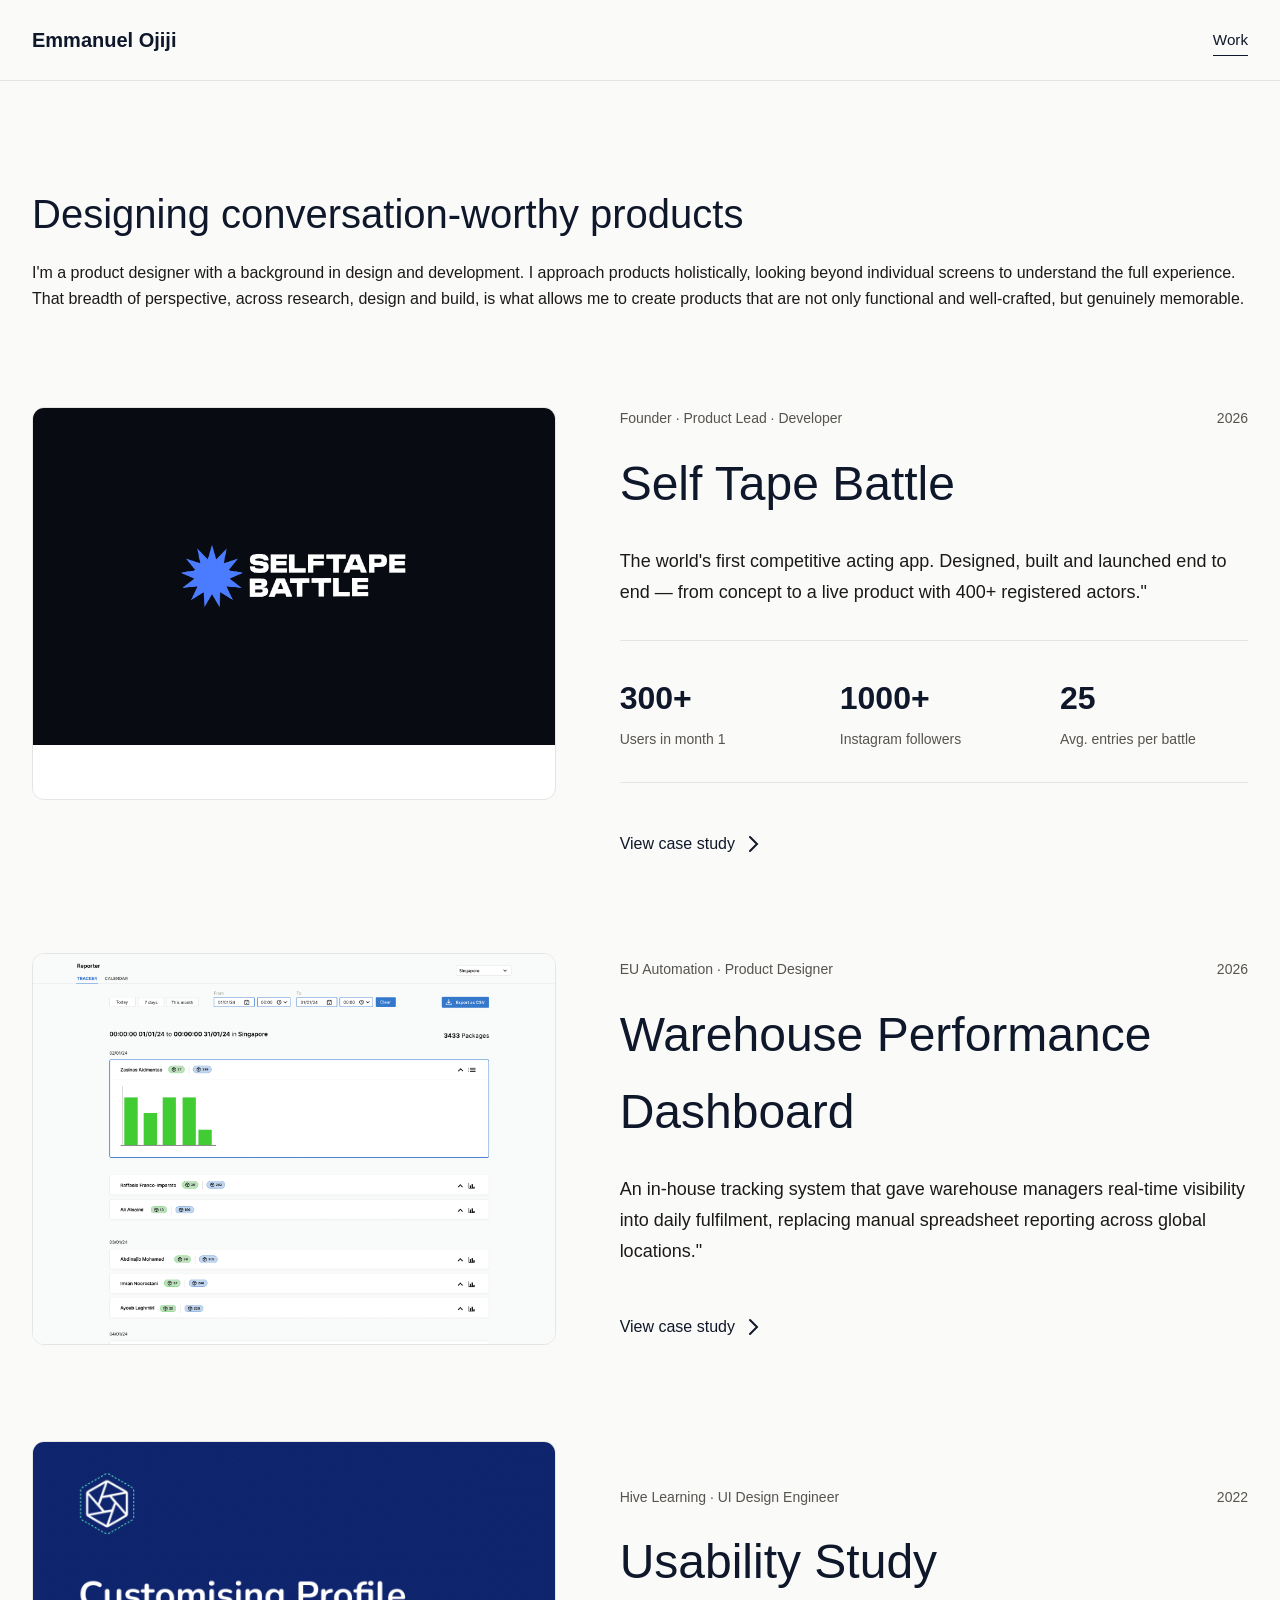
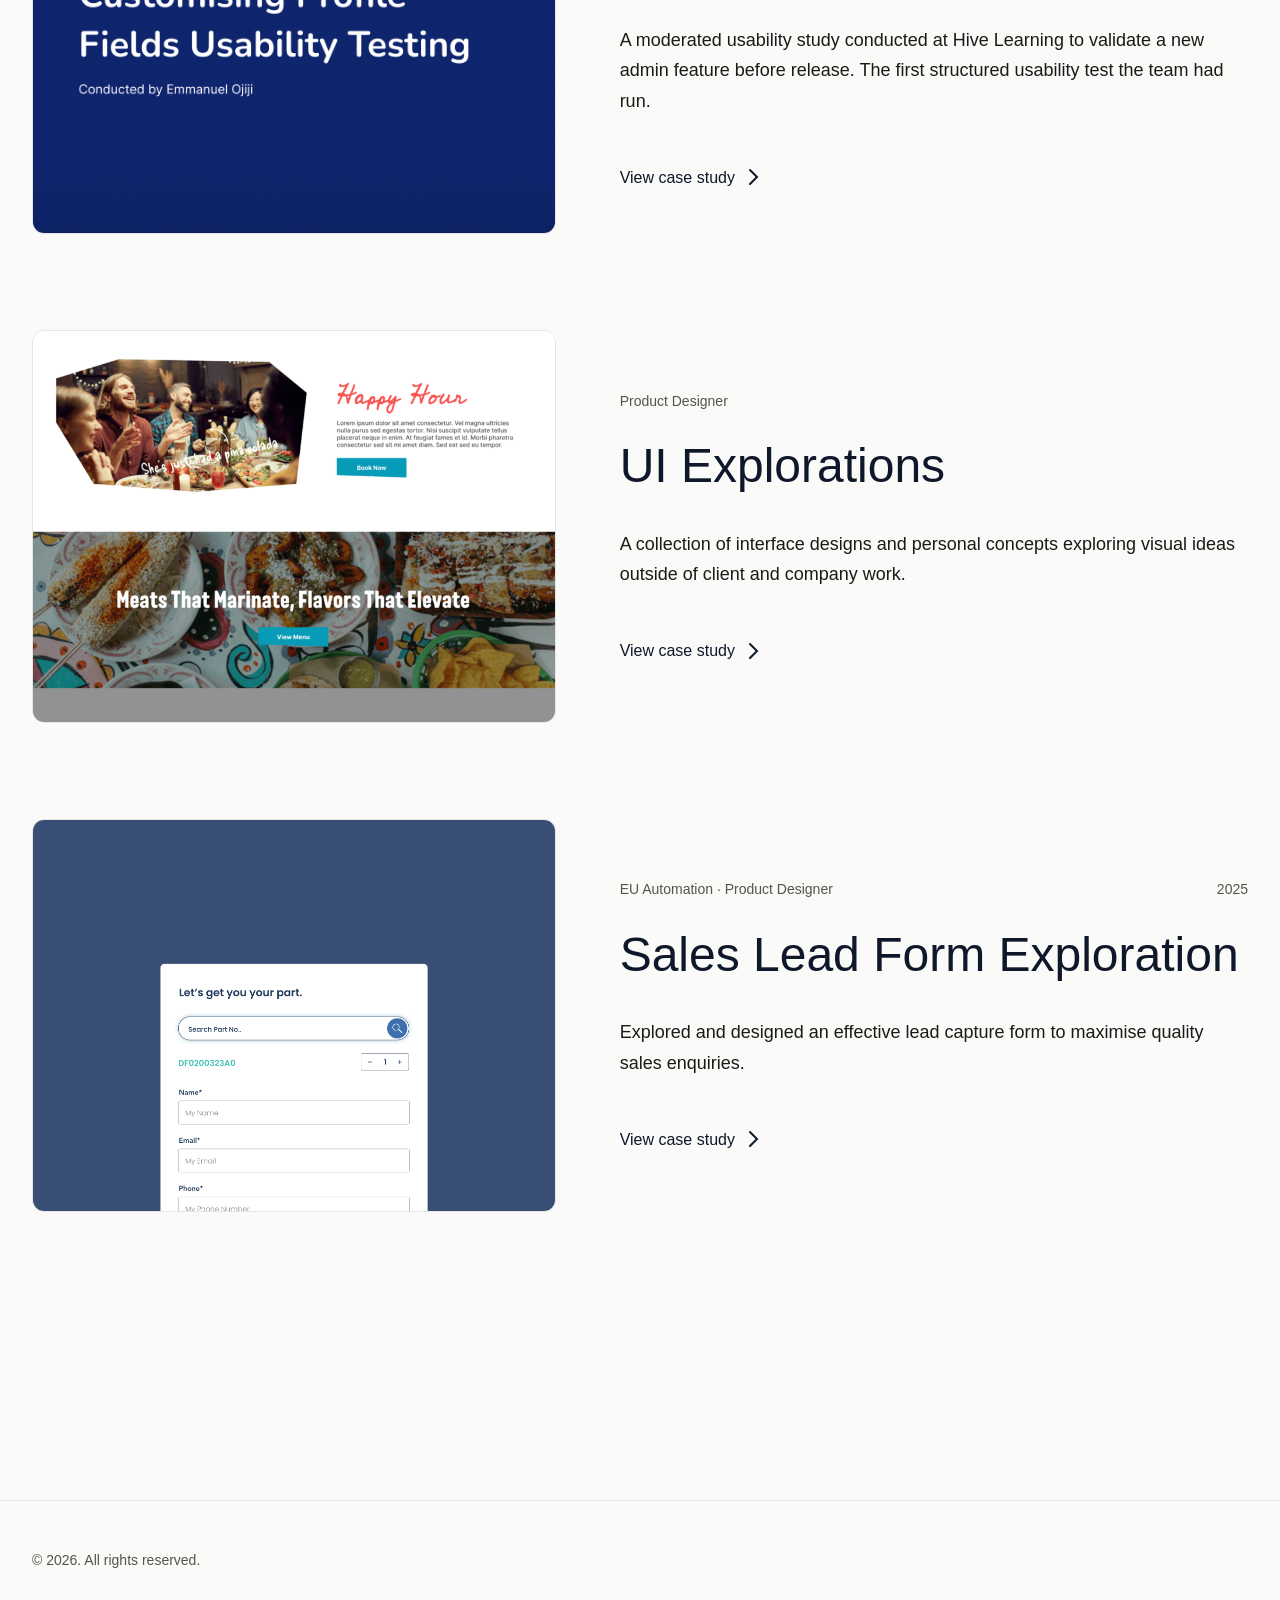
<file: index.html>
<!DOCTYPE html>
<html lang="en">

<head>
  <meta charset="UTF-8" />
  <meta name="viewport" content="width=device-width, initial-scale=1.0" />
  <title>Emmanuel Ojiji</title>
  <link rel="stylesheet" href="styles.css" />
  <link rel="preconnect" href="https://fonts.googleapis.com" />
  <link rel="preconnect" href="https://fonts.gstatic.com" crossorigin />
  <link
    href="https://fonts.googleapis.com/css2?family=Crimson+Pro:wght@300;400;600&family=DM+Sans:wght@400;500;700&display=swap"
    rel="stylesheet" />
</head>

<body>
  <nav class="nav">
    <div class="nav-container">
      <a href="index.html" class="nav-logo">Emmanuel Ojiji</a>
      <div class="nav-links">
        <a href="index.html" class="nav-link active">Work</a>
      </div>
    </div>
  </nav>

  <main class="main">
    <section class="billboard">
      <h1 class="billboard-title">Designing conversation-worthy products</h1>
      <p class="billboard-description">
        I'm a product designer with a background in design and development. I approach products holistically, looking
        beyond individual screens to understand the full experience. That breadth of perspective, across research,
        design and build, is what allows me to create products that are not only functional and well-crafted, but
        genuinely memorable.
      </p>
      </section>
      <section class="case-studies">
        <div class="case-study-card" data-index="0">
          <a href="self-tape-battle.html" class="case-study-link">
            <div class="case-study-image">
              <img src="stb-landscape.png" />
            </div>
            <div class="case-study-content">
              <div class="case-study-meta">
                <span class="case-study-role">Founder · Product Lead · Developer</span>
                <span class="case-study-year">2026</span>
              </div>
              <h2 class="case-study-title">Self Tape Battle</h2>
              <p class="case-study-description">
                The world's first competitive acting app. Designed, built and launched end to end — from concept to a live product with 400+ registered actors."
              </p>
              <div class="case-study-stats">
                <div class="stat">
                  <span class="stat-value">300+</span>
                  <span class="stat-label">Users in month 1</span>
                </div>
                <div class="stat">
                  <span class="stat-value">1000+</span>
                  <span class="stat-label">Instagram followers</span>
                </div>
                <div class="stat">
                  <span class="stat-value">25</span>
                  <span class="stat-label">Avg. entries per battle</span>
                </div>
              </div>
              <span class="case-study-cta">
                View case study
                <svg width="20" height="20" viewBox="0 0 20 20" fill="none">
                  <path d="M7 3L14 10L7 17" stroke="currentColor" stroke-width="2" stroke-linecap="round" />
                </svg>
              </span>
            </div>
          </a>
        </div>

        <div class="case-study-card" data-index="0">
          <a href="manager-dashboard.html" class="case-study-link">
            <div class="case-study-image">
              <img src="reporter-1.png" />
            </div>
            <div class="case-study-content">
              <div class="case-study-meta">
                <span class="case-study-role">EU Automation · Product Designer</span>
                <span class="case-study-year">2026</span>
              </div>
              <h2 class="case-study-title">Warehouse Performance Dashboard</h2>
              <p class="case-study-description">
                An in-house tracking system that gave warehouse managers real-time visibility into daily fulfilment, replacing manual spreadsheet reporting across global locations."
              </p>

              <span class="case-study-cta">
                View case study
                <svg width="20" height="20" viewBox="0 0 20 20" fill="none">
                  <path d="M7 3L14 10L7 17" stroke="currentColor" stroke-width="2" stroke-linecap="round" />
                </svg>
              </span>
            </div>
          </a>
        </div>

        <div class="case-study-card" data-index="0">
          <a href="profile-fields-usability-study.html" class="case-study-link">
            <div class="case-study-image">
              <img src="usability.png" />
            </div>
            <div class="case-study-content">
              <div class="case-study-meta">
                <span class="case-study-role">Hive Learning · UI Design Engineer</span>
                <span class="case-study-year">2022</span>
              </div>
              <h2 class="case-study-title">Usability Study</h2>
              <p class="case-study-description">
                A moderated usability study conducted at Hive Learning to validate a new admin feature before release. The first structured usability test the team had run.
              </p>

              <span class="case-study-cta">
                View case study
                <svg width="20" height="20" viewBox="0 0 20 20" fill="none">
                  <path d="M7 3L14 10L7 17" stroke="currentColor" stroke-width="2" stroke-linecap="round" />
                </svg>
              </span>
            </div>
          </a>
        </div>

        <div class="case-study-card" data-index="0">
          <a href="ui-explorations.html" class="case-study-link">
            <div class="case-study-image">
              <img src="cover-gif.gif" />
            </div>
            <div class="case-study-content">
              <div class="case-study-meta">
                <span class="case-study-role">Product Designer</span>
              </div>
              <h2 class="case-study-title">UI Explorations</h2>
              <p class="case-study-description">
                A collection of interface designs and personal concepts exploring visual ideas outside of client and company work.
              </p>

              <span class="case-study-cta">
                View case study
                <svg width="20" height="20" viewBox="0 0 20 20" fill="none">
                  <path d="M7 3L14 10L7 17" stroke="currentColor" stroke-width="2" stroke-linecap="round" />
                </svg>
              </span>
            </div>
          </a>
        </div>

        <div class="case-study-card" data-index="0">
          <a href="conversion-form-exploration.html" class="case-study-link">
            <div class="case-study-image">
              <img src="form-cover.png" />
            </div>

            <div class="case-study-content">
              <div class="case-study-meta">
                <span class="case-study-role">EU Automation · Product Designer</span>

                <span class="case-study-year">2025</span>
              </div>
              <h2 class="case-study-title">Sales Lead Form Exploration</h2>
              <p class="case-study-description">
                Explored and designed an effective lead capture form to maximise quality sales enquiries.
              </p>

              <span class="case-study-cta">
                View case study
                <svg width="20" height="20" viewBox="0 0 20 20" fill="none">
                  <path d="M7 3L14 10L7 17" stroke="currentColor" stroke-width="2" stroke-linecap="round" />
                </svg>
              </span>
            </div>
          </a>
        </div>


      </section>
  </main>

  <footer class="footer">
    <div class="footer-content">
      <p>&copy; 2026. All rights reserved.</p>
      <div class="footer-links">
        <!--<a href="#" class="footer-link">LinkedIn</a>
          <a href="#" class="footer-link">GitHub</a>
          <a href="#" class="footer-link">Email</a>-->
      </div>
    </div>
  </footer>

  <script src="script.js"></script>
</body>

</html>
</file>
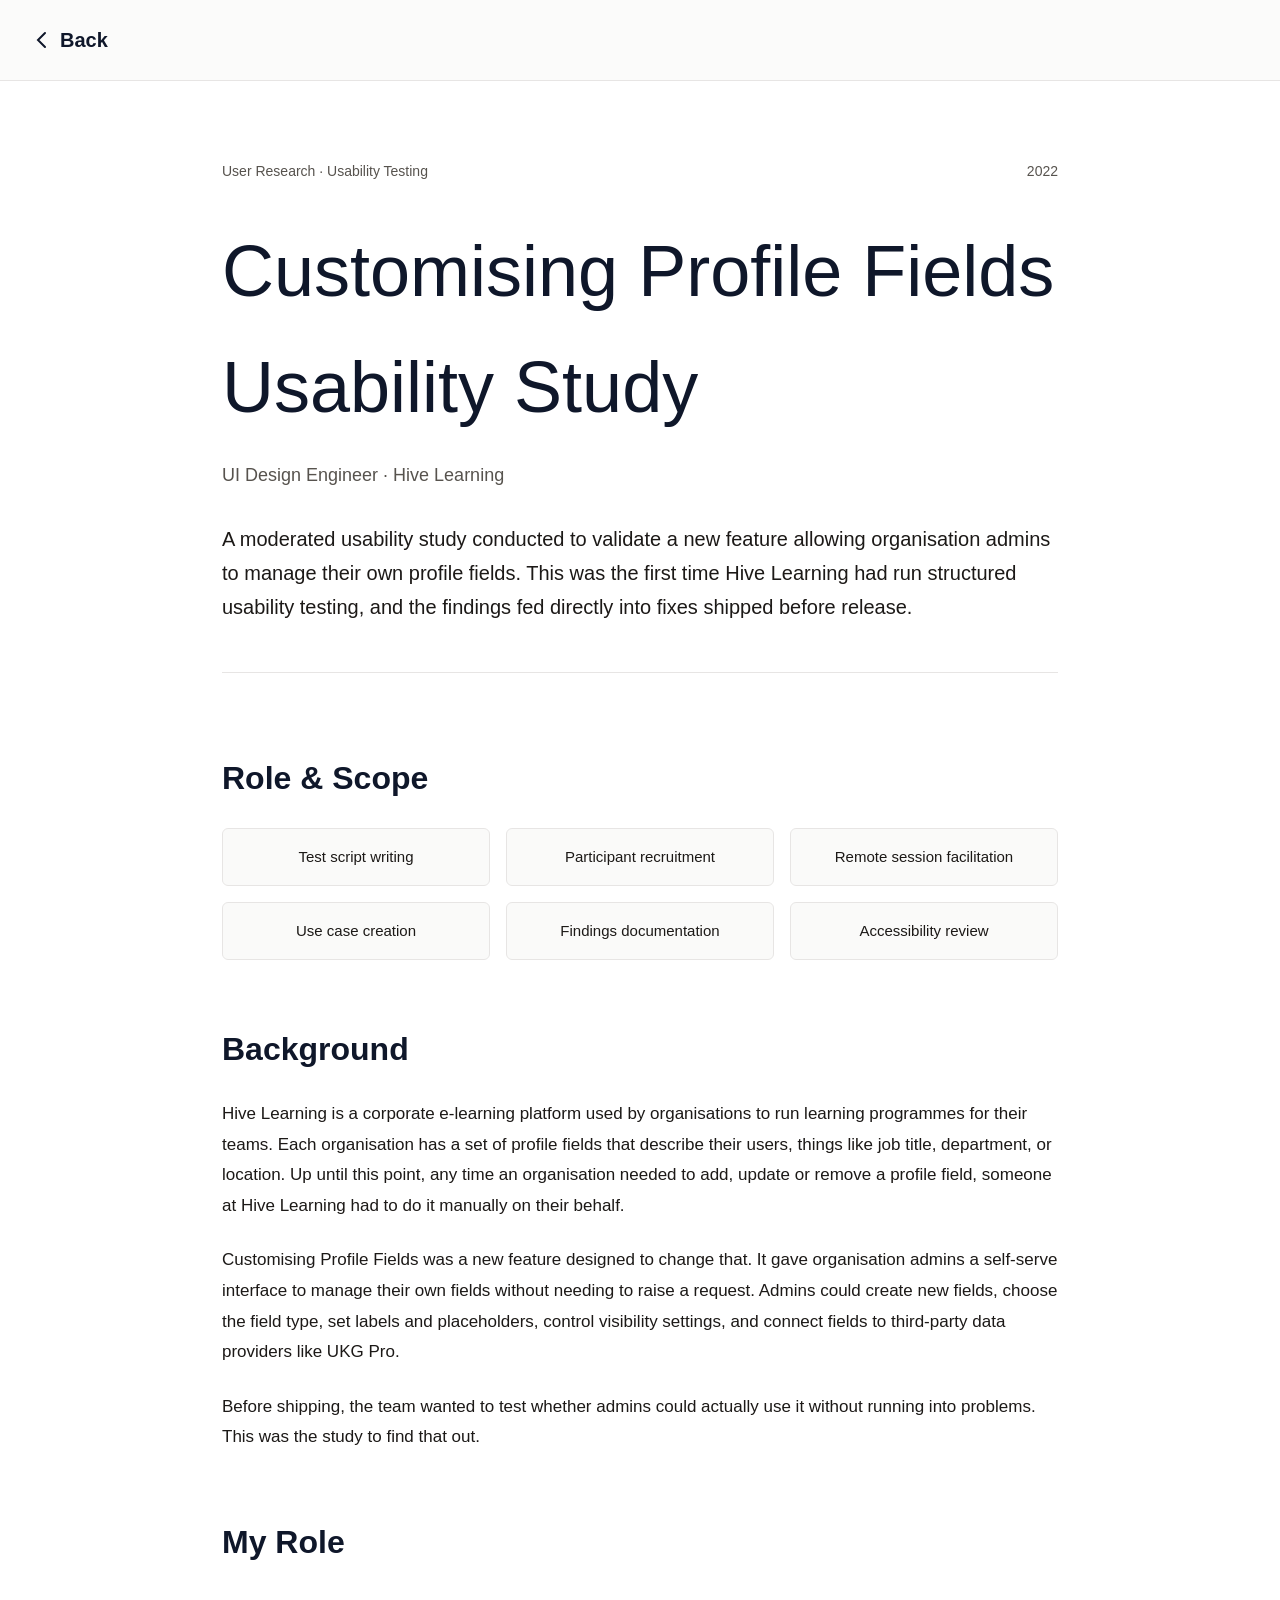
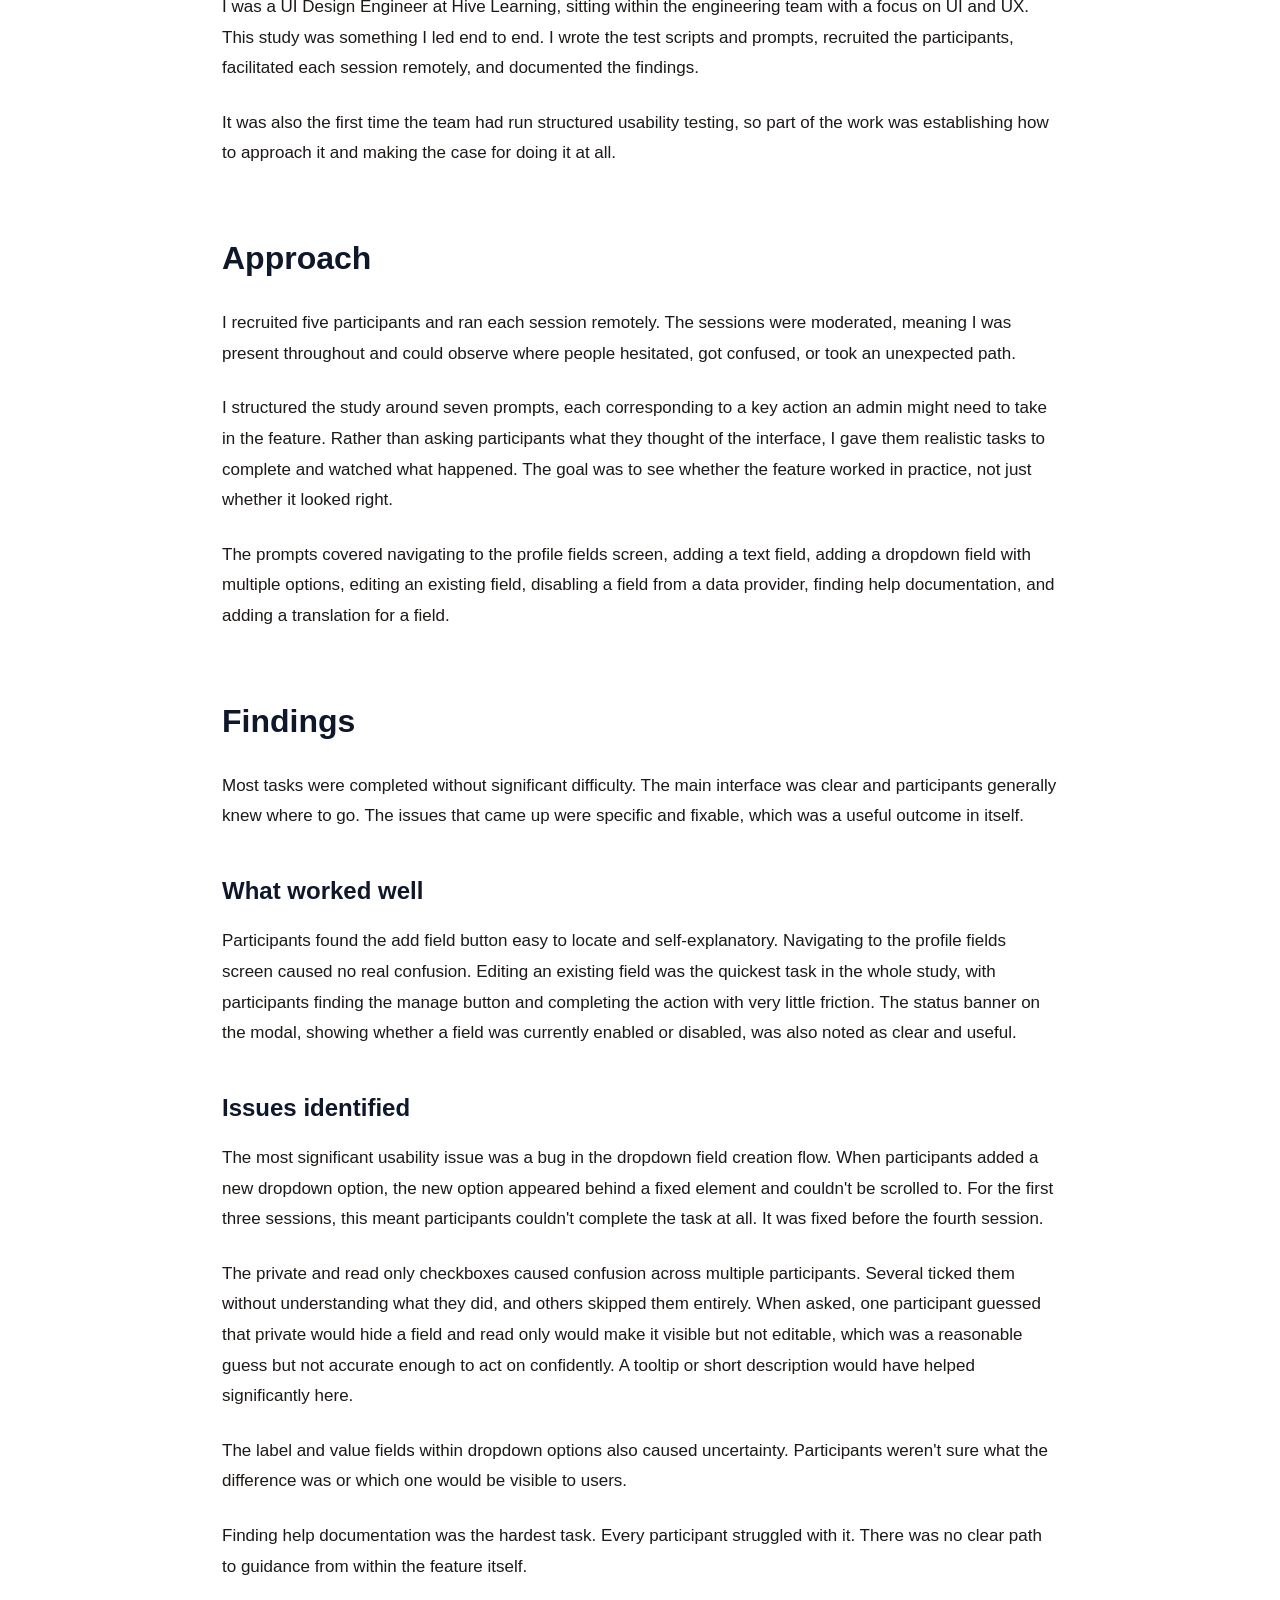
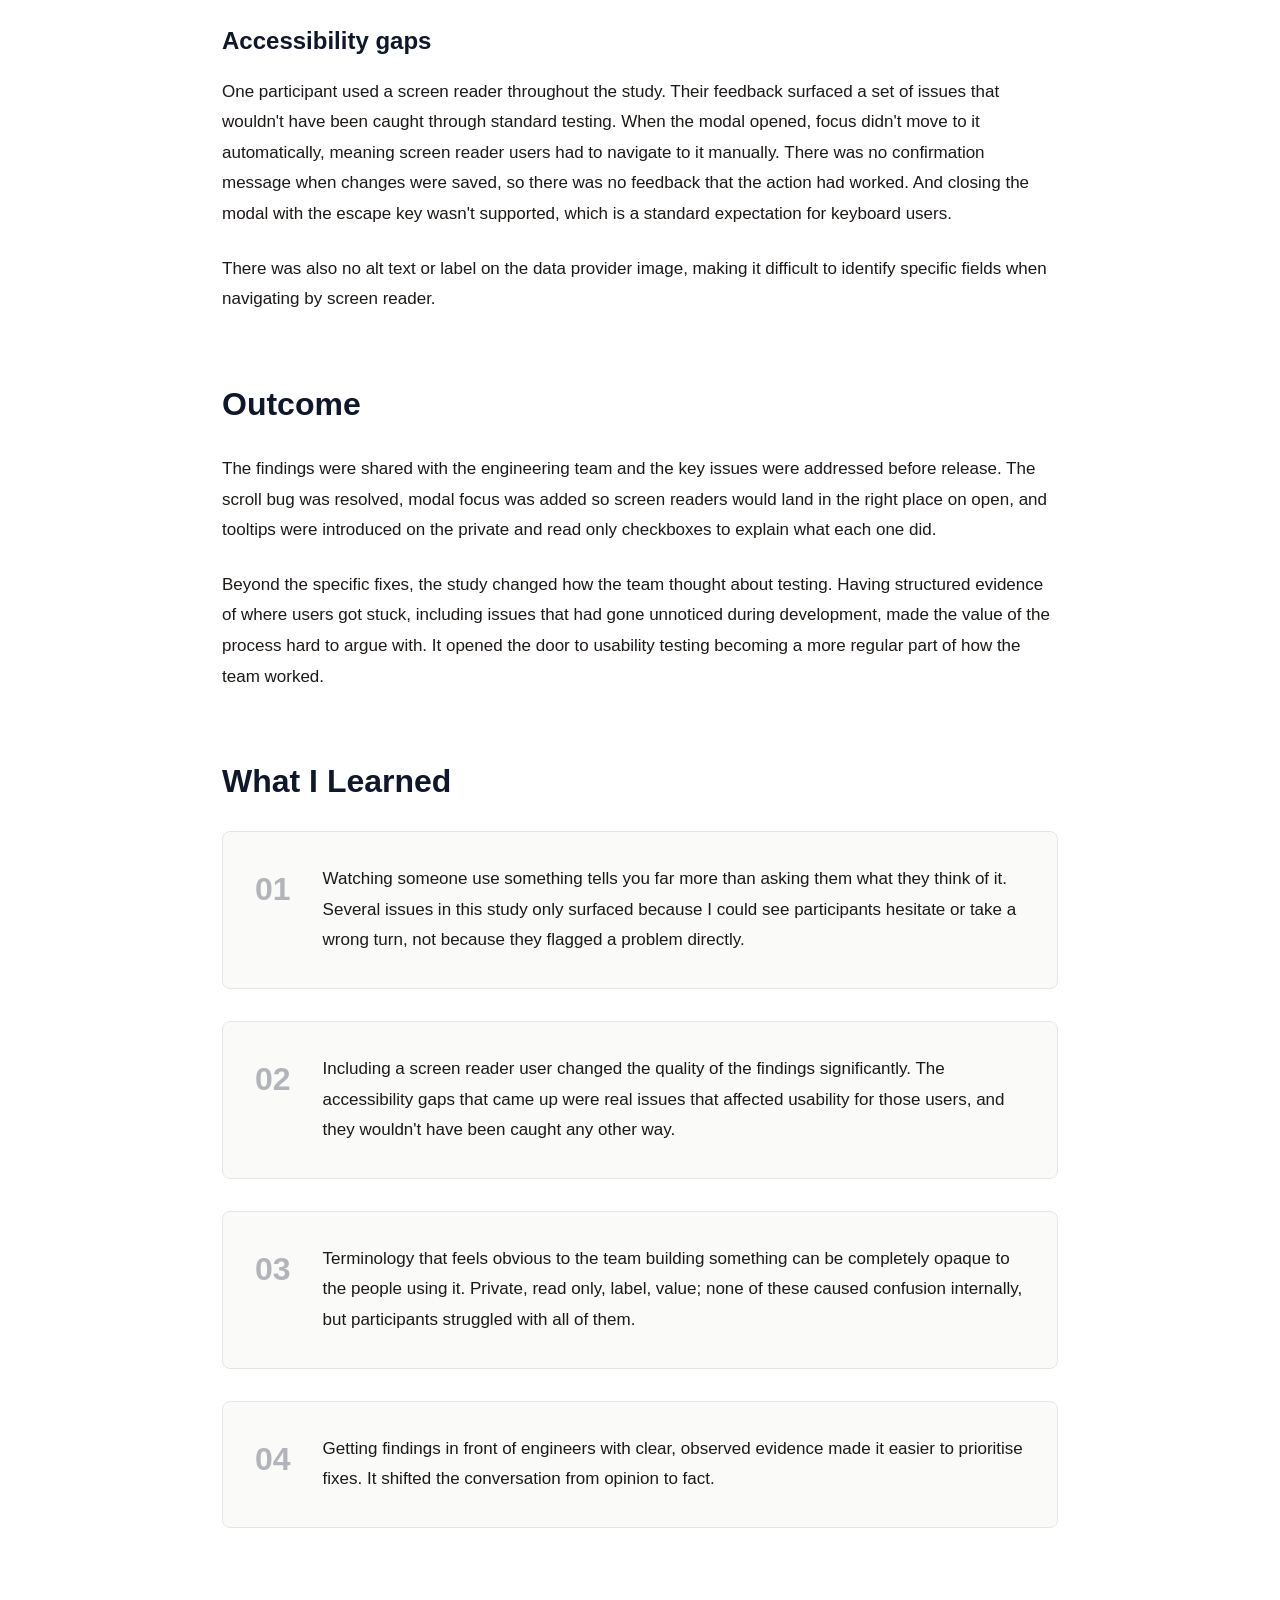
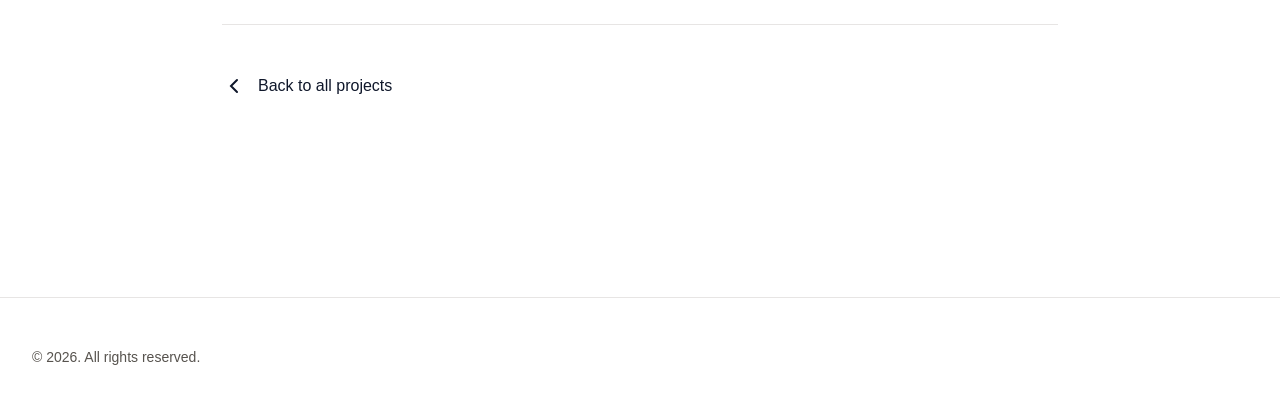
<file: profile-fields-usability-study.html>
<!DOCTYPE html>
<html lang="en">
  <head>
    <meta charset="UTF-8" />
    <meta name="viewport" content="width=device-width, initial-scale=1.0" />
    <title>Profile Fields Usability Study - Case Study</title>
    <link rel="stylesheet" href="styles.css" />
    <link rel="preconnect" href="https://fonts.googleapis.com" />
    <link rel="preconnect" href="https://fonts.gstatic.com" crossorigin />
    <link
      href="https://fonts.googleapis.com/css2?family=Crimson+Pro:wght@300;400;600&family=DM+Sans:wght@400;500;700&display=swap"
      rel="stylesheet"
    />
  </head>
  <body class="case-study-page">
    <nav class="nav">
      <div class="nav-container">
        <a href="index.html" class="nav-logo">
          <svg width="20" height="20" viewBox="0 0 20 20" fill="none">
            <path
              d="M13 3L6 10L13 17"
              stroke="currentColor"
              stroke-width="2"
              stroke-linecap="round"
            />
          </svg>
          Back
        </a>
       
      </div>
    </nav>

    <main class="main case-study-main">
      <article class="case-study-article">
        <header class="case-study-header">
          <div class="case-study-header-meta">
            <span class="case-study-category">User Research · Usability Testing</span>
            <span class="case-study-date">2022</span>
          </div>
          <h1 class="case-study-header-title">Customising Profile Fields Usability Study</h1>
          <p class="case-study-header-subtitle">
            UI Design Engineer · Hive Learning
          </p>
          <p class="case-study-header-intro">
            A moderated usability study conducted to validate a new feature
            allowing organisation admins to manage their own profile fields.
            This was the first time Hive Learning had run structured usability
            testing, and the findings fed directly into fixes shipped before
            release.
          </p>
        </header>

        <section class="case-study-section">
          <h2 class="section-title">Role &amp; Scope</h2>
          <div class="role-grid">
            <div class="role-item">Test script writing</div>
            <div class="role-item">Participant recruitment</div>
            <div class="role-item">Remote session facilitation</div>
            <div class="role-item">Use case creation</div>
            <div class="role-item">Findings documentation</div>
            <div class="role-item">Accessibility review</div>
          </div>
        </section>

        <section class="case-study-section">
          <h2 class="section-title">Background</h2>
          <p class="section-text">
            Hive Learning is a corporate e-learning platform used by
            organisations to run learning programmes for their teams. Each
            organisation has a set of profile fields that describe their users,
            things like job title, department, or location. Up until this point,
            any time an organisation needed to add, update or remove a profile
            field, someone at Hive Learning had to do it manually on their
            behalf.
          </p>
          <p class="section-text">
            Customising Profile Fields was a new feature designed to change
            that. It gave organisation admins a self-serve interface to manage
            their own fields without needing to raise a request. Admins could
            create new fields, choose the field type, set labels and
            placeholders, control visibility settings, and connect fields to
            third-party data providers like UKG Pro.
          </p>
          <p class="section-text">
            Before shipping, the team wanted to test whether admins could
            actually use it without running into problems. This was the study
            to find that out.
          </p>
        </section>

        <section class="case-study-section">
          <h2 class="section-title">My Role</h2>
          <p class="section-text">
            I was a UI Design Engineer at Hive Learning, sitting within the
            engineering team with a focus on UI and UX. This study was
            something I led end to end. I wrote the test scripts and prompts,
            recruited the participants, facilitated each session remotely, and
            documented the findings.
          </p>
          <p class="section-text">
            It was also the first time the team had run structured usability
            testing, so part of the work was establishing how to approach it
            and making the case for doing it at all.
          </p>
        </section>

        <section class="case-study-section">
          <h2 class="section-title">Approach</h2>
          <p class="section-text">
            I recruited five participants and ran each session remotely. The
            sessions were moderated, meaning I was present throughout and could
            observe where people hesitated, got confused, or took an unexpected
            path.
          </p>
          <p class="section-text">
            I structured the study around seven prompts, each corresponding to
            a key action an admin might need to take in the feature. Rather
            than asking participants what they thought of the interface, I gave
            them realistic tasks to complete and watched what happened. The
            goal was to see whether the feature worked in practice, not just
            whether it looked right.
          </p>
          <p class="section-text">
            The prompts covered navigating to the profile fields screen, adding
            a text field, adding a dropdown field with multiple options,
            editing an existing field, disabling a field from a data provider,
            finding help documentation, and adding a translation for a field.
          </p>
        </section>

        <section class="case-study-section">
          <h2 class="section-title">Findings</h2>
          <p class="section-text">
            Most tasks were completed without significant difficulty. The main
            interface was clear and participants generally knew where to go.
            The issues that came up were specific and fixable, which was a
            useful outcome in itself.
          </p>

          <h3 class="subsection-title">What worked well</h3>
          <p class="section-text">
            Participants found the add field button easy to locate and
            self-explanatory. Navigating to the profile fields screen caused
            no real confusion. Editing an existing field was the quickest task
            in the whole study, with participants finding the manage button and
            completing the action with very little friction. The status banner
            on the modal, showing whether a field was currently enabled or
            disabled, was also noted as clear and useful.
          </p>

          <h3 class="subsection-title">Issues identified</h3>
          <p class="section-text">
            The most significant usability issue was a bug in the dropdown
            field creation flow. When participants added a new dropdown option,
            the new option appeared behind a fixed element and couldn't be
            scrolled to. For the first three sessions, this meant participants
            couldn't complete the task at all. It was fixed before the fourth
            session.
          </p>
          <p class="section-text">
            The private and read only checkboxes caused confusion across
            multiple participants. Several ticked them without understanding
            what they did, and others skipped them entirely. When asked, one
            participant guessed that private would hide a field and read only
            would make it visible but not editable, which was a reasonable
            guess but not accurate enough to act on confidently. A tooltip or
            short description would have helped significantly here.
          </p>
          <p class="section-text">
            The label and value fields within dropdown options also caused
            uncertainty. Participants weren't sure what the difference was or
            which one would be visible to users.
          </p>
          <p class="section-text">
            Finding help documentation was the hardest task. Every participant
            struggled with it. There was no clear path to guidance from within
            the feature itself.
          </p>

          <h3 class="subsection-title">Accessibility gaps</h3>
          <p class="section-text">
            One participant used a screen reader throughout the study. Their
            feedback surfaced a set of issues that wouldn't have been caught
            through standard testing. When the modal opened, focus didn't move
            to it automatically, meaning screen reader users had to navigate
            to it manually. There was no confirmation message when changes
            were saved, so there was no feedback that the action had worked.
            And closing the modal with the escape key wasn't supported, which
            is a standard expectation for keyboard users.
          </p>
          <p class="section-text">
            There was also no alt text or label on the data provider image,
            making it difficult to identify specific fields when navigating
            by screen reader.
          </p>
        </section>

        <section class="case-study-section">
          <h2 class="section-title">Outcome</h2>
          <p class="section-text">
            The findings were shared with the engineering team and the key
            issues were addressed before release. The scroll bug was resolved,
            modal focus was added so screen readers would land in the right
            place on open, and tooltips were introduced on the private and
            read only checkboxes to explain what each one did.
          </p>
          <p class="section-text">
            Beyond the specific fixes, the study changed how the team thought
            about testing. Having structured evidence of where users got stuck,
            including issues that had gone unnoticed during development, made
            the value of the process hard to argue with. It opened the door
            to usability testing becoming a more regular part of how the team
            worked.
          </p>
        </section>

        <section class="case-study-section">
          <h2 class="section-title">What I Learned</h2>
          <div class="learnings-list">
            <div class="learning-item">
              <span class="learning-number">01</span>
              <p class="learning-text">
                Watching someone use something tells you far more than asking
                them what they think of it. Several issues in this study only
                surfaced because I could see participants hesitate or take
                a wrong turn, not because they flagged a problem directly.
              </p>
            </div>
            <div class="learning-item">
              <span class="learning-number">02</span>
              <p class="learning-text">
                Including a screen reader user changed the quality of the
                findings significantly. The accessibility gaps that came up
                were real issues that affected usability for those users,
                and they wouldn't have been caught any other way.
              </p>
            </div>
            <div class="learning-item">
              <span class="learning-number">03</span>
              <p class="learning-text">
                Terminology that feels obvious to the team building something
                can be completely opaque to the people using it. Private,
                read only, label, value; none of these caused confusion
                internally, but participants struggled with all of them.
              </p>
            </div>
            <div class="learning-item">
              <span class="learning-number">04</span>
              <p class="learning-text">
                Getting findings in front of engineers with clear, observed
                evidence made it easier to prioritise fixes. It shifted the
                conversation from opinion to fact.
              </p>
            </div>
          </div>
        </section>

        <footer class="case-study-footer">
          <a href="index.html" class="back-link">
            <svg width="24" height="24" viewBox="0 0 24 24" fill="none">
              <path
                d="M15 6L9 12L15 18"
                stroke="currentColor"
                stroke-width="2"
                stroke-linecap="round"
              />
            </svg>
            Back to all projects
          </a>
        </footer>
      </article>
    </main>

    <footer class="footer">
      <div class="footer-content">
        <p>&copy; 2026. All rights reserved.</p>
      </div>
    </footer>

    <script src="script.js"></script>
  </body>
</html>
</file>
<file: styles.css>
@charset "UTF-8";
:root {
  --color-bg: #fafaf9;
  --color-text: #1c1917;
  --color-text-light: #57534e;
  --color-accent: #0f172a;
  --color-accent-light: #334155;
  --color-border: #e7e5e4;
  --color-card-bg: #ffffff;
  --font-display: 'Crimson Pro', serif;
  --font-body: 'DM Sans', sans-serif;
  --transition: all 0.3s cubic-bezier(0.4, 0, 0.2, 1);
}

* {
  margin: 0;
  padding: 0;
  box-sizing: border-box;
  font-family: arial !important;
}

html {
  scroll-behavior: smooth;
}

body {
  font-family: var(--font-body);
  background-color: var(--color-bg);
  color: var(--color-text);
  line-height: 1.6;
  -webkit-font-smoothing: antialiased;
  -moz-osx-font-smoothing: grayscale;
}

.nav {
  position: fixed;
  top: 0;
  left: 0;
  right: 0;
  background-color: rgba(250, 250, 249, 0.8);
  backdrop-filter: blur(12px);
  border-bottom: 1px solid var(--color-border);
  z-index: 1000;
  animation: slideDown 0.6s ease-out;
}
@keyframes slideDown {
  from {
    transform: translateY(-100%);
    opacity: 0;
  }
  to {
    transform: translateY(0);
    opacity: 1;
  }
}

.nav-container {
  max-width: 1400px;
  margin: 0 auto;
  padding: 1.5rem 2rem;
  display: flex;
  justify-content: space-between;
  align-items: center;
}

.nav-logo {
  font-family: var(--font-display);
  font-size: 1.25rem;
  font-weight: 600;
  color: var(--color-accent);
  text-decoration: none;
  display: flex;
  align-items: center;
  gap: 0.5rem;
  transition: var(--transition);
}
.nav-logo:hover {
  opacity: 0.7;
}
.nav-logo svg {
  transition: var(--transition);
}
.nav-logo:hover svg {
  transform: translateX(-3px);
}

.nav-links {
  display: flex;
  gap: 2rem;
}

.nav-link {
  font-size: 0.95rem;
  color: var(--color-text-light);
  text-decoration: none;
  transition: var(--transition);
  position: relative;
}
.nav-link:after {
  content: "";
  position: absolute;
  bottom: -4px;
  left: 0;
  width: 0;
  height: 1px;
  background-color: var(--color-accent);
  transition: var(--transition);
}
.nav-link:hover, .nav-link.active {
  color: var(--color-accent);
}
.nav-link:hover:after, .nav-link.active:after {
  width: 100%;
}

.main {
  max-width: 1400px;
  margin: 0 auto;
  padding: 0 2rem;
  padding-top: 6rem;
}

.billboard {
  padding-top: 6rem;
  padding-bottom: 6rem;
}
.billboard .billboard-title {
  font-family: var(--font-display);
  font-size: clamp(2.5rem, 3vw, 4.5rem);
  font-weight: 400;
  line-height: 1.1;
  color: var(--color-accent);
  margin-bottom: 1.5rem;
}
.billboard {
  animation: fadeInUp 0.8s ease-out 0.2s both;
}
@keyframes fadeInUp {
  from {
    transform: translateY(30px);
    opacity: 0;
  }
  to {
    transform: translateY(0);
    opacity: 1;
  }
}

.hero {
  padding: 6rem 0 8rem;
  animation: fadeInUp 0.8s ease-out 0.2s both;
}
@keyframes fadeInUp {
  from {
    transform: translateY(30px);
    opacity: 0;
  }
  to {
    transform: translateY(0);
    opacity: 1;
  }
}

.hero-content {
  max-width: 900px;
}

.hero-title {
  font-family: var(--font-display);
  font-size: clamp(3rem, 7vw, 5.5rem);
  font-weight: 400;
  line-height: 1.1;
  color: var(--color-accent);
  margin-bottom: 2rem;
}

.hero-title-line {
  display: block;
  animation: fadeInUp 0.8s ease-out both;
}
.hero-title-line:nth-child(1) {
  animation-delay: 0.3s;
}
.hero-title-line:nth-child(2) {
  animation-delay: 0.4s;
}
.hero-title-line:nth-child(3) {
  animation-delay: 0.5s;
}

.hero-subtitle {
  font-size: 1.25rem;
  color: var(--color-text-light);
  max-width: 600px;
  animation: fadeInUp 0.8s ease-out 0.6s both;
}

.case-studies {
  padding-bottom: 6rem;
}

.case-study-card {
  margin-bottom: 6rem;
  opacity: 0;
  animation: fadeInUp 0.8s ease-out both;
}
.case-study-card[data-index="0"] {
  animation-delay: 0.7s;
}
.case-study-card[data-index="1"] {
  animation-delay: 0.9s;
}
.case-study-card.coming-soon {
  opacity: 0.5;
}

.case-study-link {
  display: grid;
  grid-template-columns: 1fr 1.2fr;
  gap: 4rem;
  text-decoration: none;
  color: inherit;
  transition: var(--transition);
}
.case-study-link:hover .case-study-image-placeholder {
  transform: scale(1.05);
}
.case-study-link:hover .case-study-cta svg {
  transform: translateX(5px);
}

.case-study-image {
  position: relative;
  border-radius: 12px;
  overflow: hidden;
  background-color: var(--color-card-bg);
  border: 1px solid var(--color-border);
  aspect-ratio: 4/3;
}
.case-study-image img {
  width: 100%;
}

.case-study-image-placeholder {
  width: 100%;
  height: 100%;
  display: flex;
  align-items: center;
  justify-content: center;
  color: var(--color-text-light);
  transition: var(--transition);
}

.case-study-content {
  display: flex;
  flex-direction: column;
  justify-content: center;
}

.case-study-meta {
  display: flex;
  justify-content: space-between;
  align-items: center;
  margin-bottom: 1rem;
  font-size: 0.875rem;
  color: var(--color-text-light);
}

.case-study-role {
  font-weight: 500;
}

.case-study-year {
  font-family: var(--font-display);
}

.case-study-title {
  font-family: var(--font-display);
  font-size: 3rem;
  font-weight: 400;
  margin-bottom: 1.5rem;
  color: var(--color-accent);
}

.case-study-description {
  font-size: 1.125rem;
  color: var(--color-text);
  margin-bottom: 2rem;
  line-height: 1.7;
}

.case-study-stats {
  display: grid;
  grid-template-columns: repeat(3, 1fr);
  gap: 2rem;
  margin-bottom: 2rem;
  padding: 2rem 0;
  border-top: 1px solid var(--color-border);
  border-bottom: 1px solid var(--color-border);
}

.stat {
  display: flex;
  flex-direction: column;
}

.stat-value {
  font-family: var(--font-display);
  font-size: 2rem;
  font-weight: 600;
  color: var(--color-accent);
  margin-bottom: 0.25rem;
}

.stat-label {
  font-size: 0.875rem;
  color: var(--color-text-light);
}

.case-study-cta {
  display: inline-flex;
  align-items: center;
  gap: 0.5rem;
  font-weight: 500;
  color: var(--color-accent);
  margin-top: 1rem;
}
.case-study-cta svg {
  transition: var(--transition);
}

.case-study-page {
  background-color: #ffffff;
}

.case-study-main {
  max-width: 900px;
  margin: 0 auto;
}

.case-study-article {
  padding: 4rem 0 6rem;
}

.case-study-header {
  margin-bottom: 5rem;
  padding-bottom: 3rem;
  border-bottom: 1px solid var(--color-border);
  animation: fadeInUp 0.8s ease-out 0.2s both;
}

.case-study-header-meta {
  display: flex;
  justify-content: space-between;
  align-items: center;
  margin-bottom: 2rem;
  font-size: 0.875rem;
  color: var(--color-text-light);
}

.case-study-category {
  font-weight: 500;
}

.case-study-date {
  font-family: var(--font-display);
}

.case-study-header-title {
  font-family: var(--font-display);
  font-size: clamp(3rem, 6vw, 4.5rem);
  font-weight: 400;
  margin-bottom: 1rem;
  color: var(--color-accent);
}

.case-study-header-subtitle {
  font-size: 1.125rem;
  color: var(--color-text-light);
  margin-bottom: 2rem;
}

.case-study-header-intro {
  font-size: 1.25rem;
  line-height: 1.7;
  color: var(--color-text);
}

.product-screenshots {
  display: flex;
  gap: 1.5rem;
  margin-top: 3rem;
  padding-top: 2.5rem;
  border-top: 1px solid var(--color-border);
  justify-content: center;
  flex-wrap: wrap;
}

.screenshot-item {
  flex: 0 0 auto;
  cursor: pointer;
}

.screenshot-img {
  width: 300px;
  height: auto;
  border-radius: 8px;
  box-shadow: 0 2px 8px rgba(0, 0, 0, 0.08);
  transition: var(--transition);
}
.screenshot-img:hover {
  transform: translateY(-3px);
  box-shadow: 0 4px 16px rgba(0, 0, 0, 0.12);
}

.product-screenshots-landscape {
  display: grid;
  grid-template-columns: repeat(2, 1fr);
  gap: 2rem;
  margin-top: 3rem;
  padding-top: 2.5rem;
  border-top: 1px solid var(--color-border);
}

.screenshot-item-landscape {
  cursor: pointer;
  display: flex;
  justify-content: center;
}

.screenshot-img-landscape {
  width: 100%;
  max-width: 500px;
  height: auto;
  border-radius: 8px;
  box-shadow: 0 2px 12px rgba(0, 0, 0, 0.1);
  transition: var(--transition);
}
.screenshot-img-landscape:hover {
  transform: translateY(-3px);
  box-shadow: 0 4px 20px rgba(0, 0, 0, 0.15);
}

.screenshot-modal {
  display: none;
  position: fixed;
  top: 0;
  left: 0;
  width: 100%;
  height: 100%;
  background-color: rgba(0, 0, 0, 0.9);
  z-index: 2000;
  justify-content: center;
  align-items: center;
  padding: 2rem;
  cursor: pointer;
  animation: fadeIn 0.3s ease-out;
}
.screenshot-modal.active {
  display: flex;
}
@keyframes fadeIn {
  from {
    opacity: 0;
  }
  to {
    opacity: 1;
  }
}

.screenshot-modal-content {
  max-width: 90%;
  max-height: 90vh;
  border-radius: 12px;
  box-shadow: 0 8px 32px rgba(0, 0, 0, 0.3);
  animation: scaleIn 0.3s ease-out;
  cursor: default;
}
@keyframes scaleIn {
  from {
    transform: scale(0.9);
    opacity: 0;
  }
  to {
    transform: scale(1);
    opacity: 1;
  }
}

.screenshot-modal-close {
  position: absolute;
  top: 2rem;
  right: 2rem;
  background: rgba(255, 255, 255, 0.9);
  border: none;
  width: 40px;
  height: 40px;
  border-radius: 50%;
  cursor: pointer;
  display: flex;
  align-items: center;
  justify-content: center;
  font-size: 1.5rem;
  color: var(--color-accent);
  transition: var(--transition);
}
.screenshot-modal-close:hover {
  background: #ffffff;
  transform: scale(1.1);
}

.case-study-section {
  margin-bottom: 4rem;
  opacity: 0;
  animation: fadeInUp 0.8s ease-out both;
}
.case-study-section:nth-child(1) {
  animation-delay: 0.3s;
}
.case-study-section:nth-child(2) {
  animation-delay: 0.4s;
}
.case-study-section:nth-child(3) {
  animation-delay: 0.5s;
}
.case-study-section:nth-child(4) {
  animation-delay: 0.6s;
}
.case-study-section:nth-child(5) {
  animation-delay: 0.7s;
}
.case-study-section:nth-child(n+6) {
  animation-delay: 0.8s;
}

.section-title {
  font-family: var(--font-display);
  font-size: 2rem;
  font-weight: 600;
  margin-bottom: 1.5rem;
  color: var(--color-accent);
}

.section-text {
  font-size: 1.0625rem;
  line-height: 1.8;
  color: var(--color-text);
  margin-bottom: 1.5rem;
}
.section-text:last-child {
  margin-bottom: 0;
}

.stats-grid {
  display: grid;
  grid-template-columns: repeat(auto-fit, minmax(200px, 1fr));
  gap: 2rem;
}

.stat-card {
  background-color: var(--color-bg);
  border: 1px solid var(--color-border);
  border-radius: 8px;
  padding: 2rem;
  display: flex;
  flex-direction: column;
  align-items: center;
  text-align: center;
  transition: var(--transition);
}
.stat-card:hover {
  transform: translateY(-2px);
  box-shadow: 0 4px 12px rgba(0, 0, 0, 0.05);
}

.stat-card-value {
  font-family: var(--font-display);
  font-size: 3rem;
  font-weight: 600;
  color: var(--color-accent);
  margin-bottom: 0.5rem;
}

.stat-card-label {
  font-size: 0.875rem;
  color: var(--color-text-light);
  line-height: 1.4;
}

.role-grid {
  display: grid;
  grid-template-columns: repeat(auto-fit, minmax(200px, 1fr));
  gap: 1rem;
}

.role-item {
  background-color: var(--color-bg);
  border: 1px solid var(--color-border);
  border-radius: 6px;
  padding: 1rem 1.5rem;
  font-size: 0.9375rem;
  color: var(--color-text);
  text-align: center;
  transition: var(--transition);
}
.role-item:hover {
  background-color: var(--color-accent);
  color: #ffffff;
  border-color: var(--color-accent);
}

.highlight-box {
  background-color: var(--color-bg);
  border-left: 3px solid var(--color-accent);
  border-radius: 4px;
  padding: 1.5rem 2rem;
  margin: 2rem 0;
}

.bullet-list {
  list-style: none;
  padding: 0;
}
.bullet-list li {
  position: relative;
  padding-left: 1.5rem;
  margin-bottom: 0.75rem;
  font-size: 1.0625rem;
  line-height: 1.7;
  color: var(--color-text);
}
.bullet-list li:before {
  content: "→";
  position: absolute;
  left: 0;
  color: var(--color-accent);
  font-weight: 600;
}
.bullet-list li:last-child {
  margin-bottom: 0;
}

.info-grid {
  display: grid;
  grid-template-columns: repeat(auto-fit, minmax(250px, 1fr));
  gap: 2rem;
  margin: 2rem 0;
}

.info-card {
  background-color: var(--color-bg);
  border: 1px solid var(--color-border);
  border-radius: 8px;
  padding: 2rem;
  transition: var(--transition);
}
.info-card:hover {
  box-shadow: 0 4px 12px rgba(0, 0, 0, 0.05);
}

.info-card-title {
  font-family: var(--font-display);
  font-size: 1.25rem;
  font-weight: 600;
  margin-bottom: 0.75rem;
  color: var(--color-accent);
}

.info-card-text {
  font-size: 0.9375rem;
  line-height: 1.7;
  color: var(--color-text);
}

.learnings-list {
  display: flex;
  flex-direction: column;
  gap: 2rem;
}

.learning-item {
  display: grid;
  grid-template-columns: auto 1fr;
  gap: 2rem;
  padding: 2rem;
  background-color: var(--color-bg);
  border: 1px solid var(--color-border);
  border-radius: 8px;
  transition: var(--transition);
}
.learning-item:hover {
  box-shadow: 0 4px 12px rgba(0, 0, 0, 0.05);
}

.learning-number {
  font-family: var(--font-display);
  font-size: 2rem;
  font-weight: 600;
  color: var(--color-accent);
  opacity: 0.3;
}

.learning-text {
  font-size: 1.0625rem;
  line-height: 1.8;
  color: var(--color-text);
}

.subsection-title {
  font-family: var(--font-display);
  font-size: 1.5rem;
  font-weight: 600;
  margin-top: 2.5rem;
  margin-bottom: 1rem;
  color: var(--color-accent);
}

.viewing-modes {
  display: grid;
  grid-template-columns: repeat(auto-fit, minmax(280px, 1fr));
  gap: 1.5rem;
  margin-top: 2rem;
}

.viewing-mode-card {
  background-color: var(--color-bg);
  border: 1px solid var(--color-border);
  border-radius: 8px;
  padding: 2rem;
  transition: var(--transition);
}
.viewing-mode-card:hover {
  transform: translateY(-2px);
  box-shadow: 0 4px 12px rgba(0, 0, 0, 0.05);
}

.viewing-mode-title {
  font-family: var(--font-display);
  font-size: 1.125rem;
  font-weight: 600;
  margin-bottom: 0.75rem;
  color: var(--color-accent);
}

.viewing-mode-text {
  font-size: 0.9375rem;
  line-height: 1.7;
  color: var(--color-text);
}

.case-study-footer {
  margin-top: 6rem;
  padding-top: 3rem;
  border-top: 1px solid var(--color-border);
}

.back-link {
  display: inline-flex;
  align-items: center;
  gap: 0.75rem;
  font-size: 1rem;
  font-weight: 500;
  color: var(--color-accent);
  text-decoration: none;
  transition: var(--transition);
}
.back-link svg {
  transition: var(--transition);
}
.back-link:hover {
  opacity: 0.7;
}
.back-link:hover svg {
  transform: translateX(-3px);
}

.footer {
  border-top: 1px solid var(--color-border);
  padding: 3rem 0;
  margin-top: 6rem;
}

.footer-content {
  max-width: 1400px;
  margin: 0 auto;
  padding: 0 2rem;
  display: flex;
  justify-content: space-between;
  align-items: center;
  font-size: 0.875rem;
  color: var(--color-text-light);
}

.footer-links {
  display: flex;
  gap: 2rem;
}

.footer-link {
  color: var(--color-text-light);
  text-decoration: none;
  transition: var(--transition);
}
.footer-link:hover {
  color: var(--color-accent);
}

@media (max-width: 1024px) {
  .nav-container {
    padding: 1.25rem 1.5rem;
  }
  .main {
    padding: 0 1.5rem;
    padding-top: 5rem;
  }
  .hero {
    padding: 4rem 0 6rem;
  }
  .case-study-link {
    grid-template-columns: 1fr;
    gap: 2rem;
  }
  .case-study-stats {
    grid-template-columns: repeat(auto-fit, minmax(120px, 1fr));
    gap: 1.5rem;
  }
  .learning-item {
    grid-template-columns: 1fr;
    gap: 1rem;
  }
  .product-screenshots {
    gap: 1rem;
  }
  .screenshot-img {
    width: 140px;
  }
  .product-screenshots-landscape {
    gap: 1.5rem;
  }
  .screenshot-img-landscape {
    max-width: 400px;
  }
}
@media (max-width: 768px) {
  .nav-container {
    padding: 1rem 1rem;
  }
  .nav-links {
    gap: 1.5rem;
  }
  .nav-link {
    font-size: 0.875rem;
  }
  .main {
    padding: 0 1rem;
    padding-top: 4.5rem;
  }
  .hero {
    padding: 3rem 0 4rem;
  }
  .hero-title {
    margin-bottom: 1.5rem;
  }
  .hero-subtitle {
    font-size: 1.125rem;
  }
  .case-study-card {
    margin-bottom: 4rem;
  }
  .case-study-title {
    font-size: 2rem;
  }
  .case-study-description {
    font-size: 1rem;
  }
  .case-study-stats {
    padding: 1.5rem 0;
  }
  .stat-value {
    font-size: 1.5rem;
  }
  .case-study-header-title {
    margin-bottom: 1rem;
  }
  .section-title {
    font-size: 1.75rem;
  }
  .stats-grid,
  .info-grid {
    grid-template-columns: 1fr;
    gap: 1rem;
  }
  .viewing-modes {
    grid-template-columns: 1fr;
  }
  .product-screenshots {
    gap: 0.75rem;
    margin-top: 2.5rem;
    padding-top: 2rem;
  }
  .screenshot-img {
    width: 120px;
  }
  .screenshot-modal-close {
    top: 1rem;
    right: 1rem;
    width: 36px;
    height: 36px;
    font-size: 1.25rem;
  }
  .product-screenshots-landscape {
    grid-template-columns: 1fr;
    gap: 1.5rem;
    margin-top: 2.5rem;
    padding-top: 2rem;
  }
  .screenshot-img-landscape {
    max-width: 100%;
  }
  .footer-content {
    flex-direction: column;
    gap: 1.5rem;
    text-align: center;
  }
}/*# sourceMappingURL=styles.css.map */
</file>
